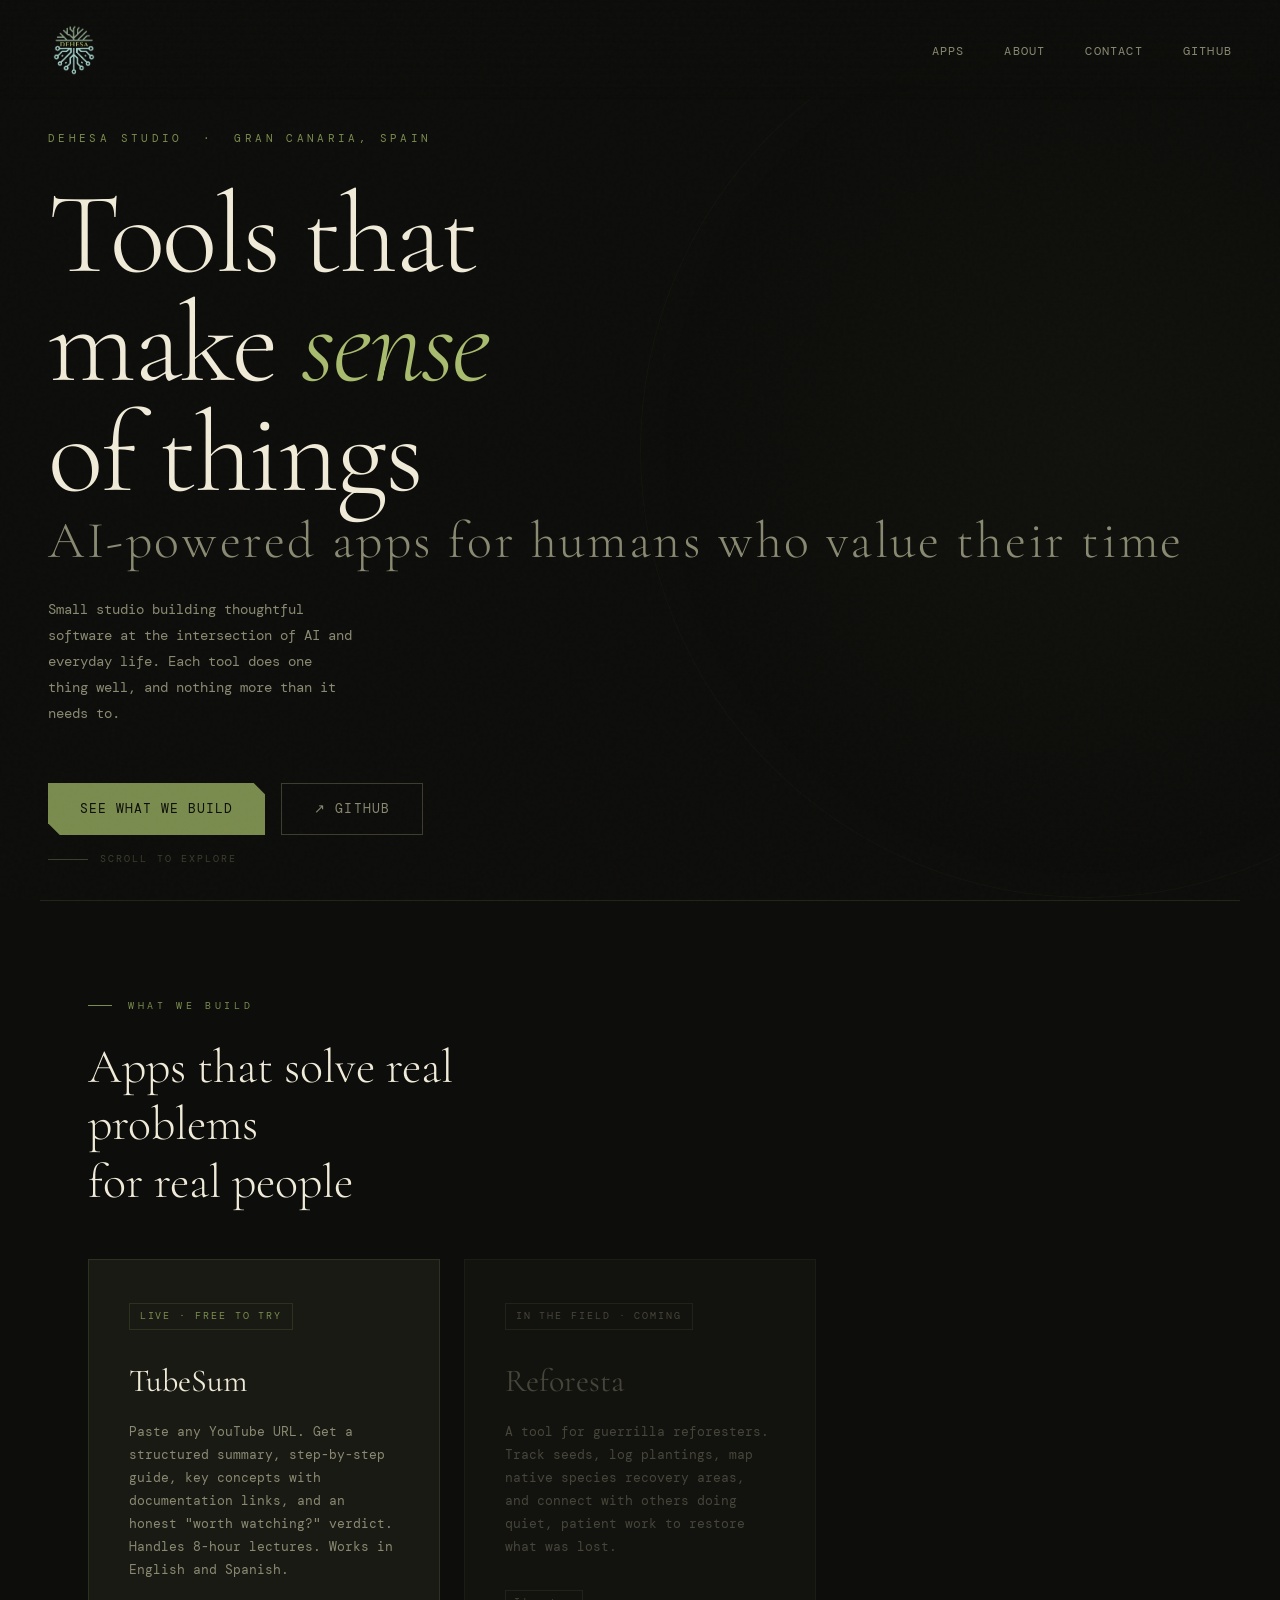
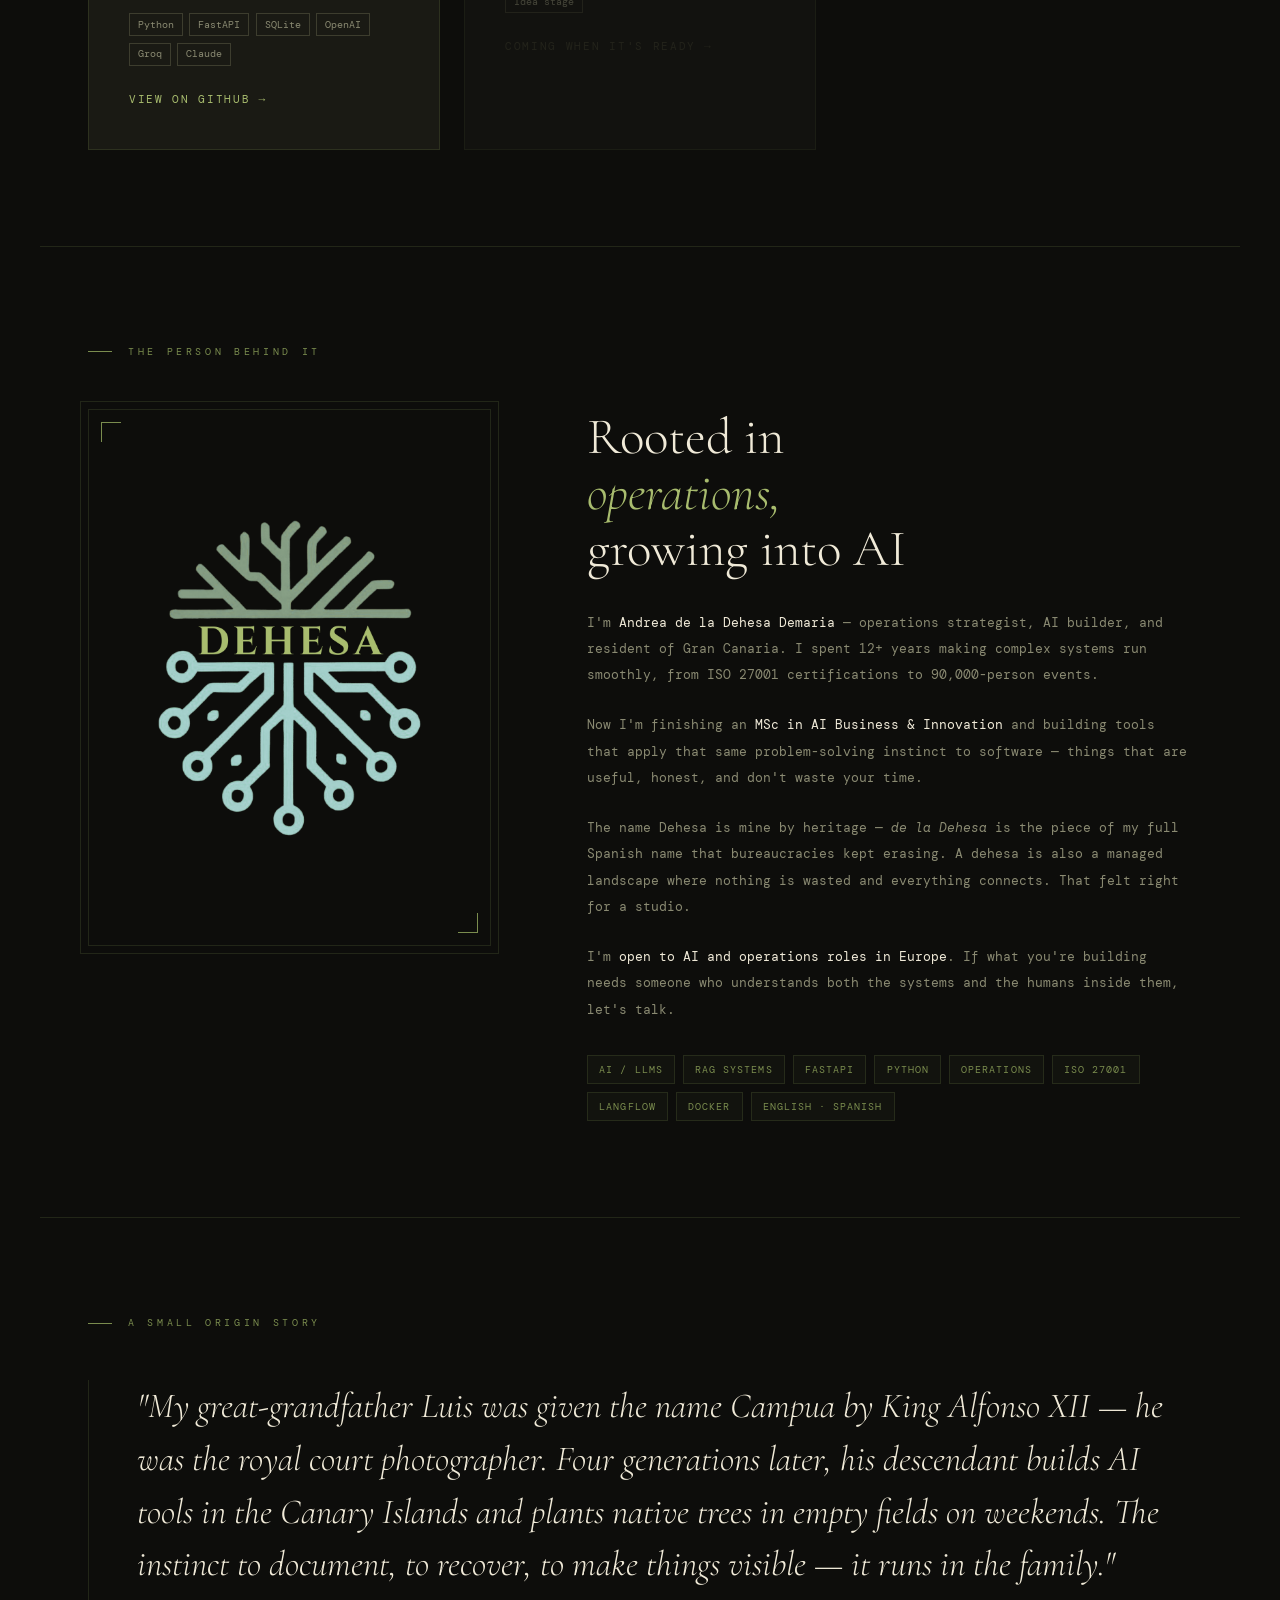
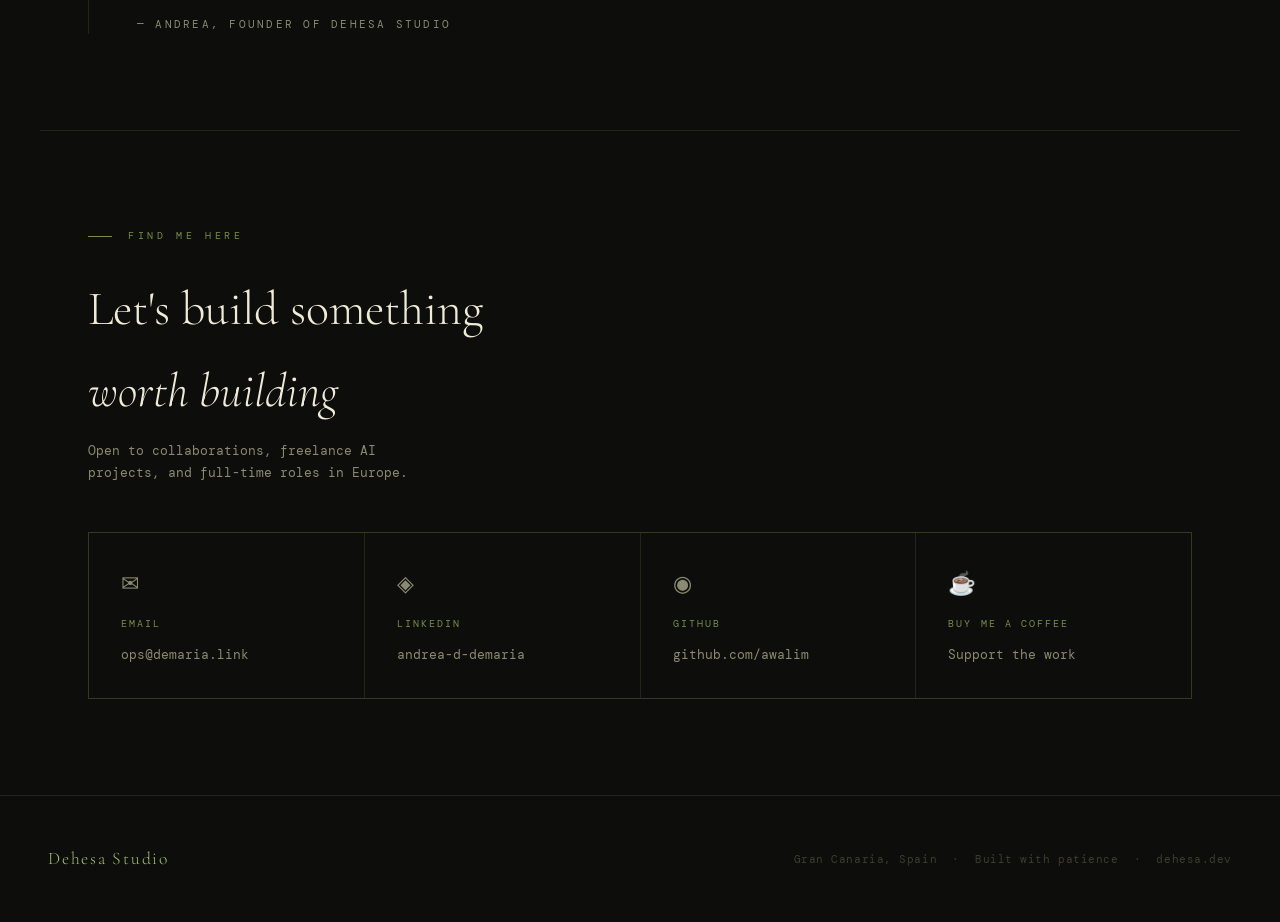
<file: landing/index.html>
<!DOCTYPE html>
<html lang="en">
<head>
    <meta charset="UTF-8">
    <meta name="viewport" content="width=device-width, initial-scale=1.0">
    <title>Dehesa Studio — Tools that make sense of things</title>
    <meta name="description" content="Dehesa Studio builds AI-powered tools that give people back their time. By Andrea Demaria, Gran Canaria.">
    <link rel="preconnect" href="https://fonts.googleapis.com">
    <link href="https://fonts.googleapis.com/css2?family=Cormorant+Garamond:ital,wght@0,300;0,400;0,600;1,300;1,400&family=DM+Mono:wght@300;400;500&display=swap" rel="stylesheet">
    <style>
        :root {
            --soil:   #0d0d0b;
            --bark:   #1a1a14;
            --moss:   #2a2a1e;
            --lichen: #3d3d2e;
            --leaf:   #7a8c4e;
            --canopy: #a8bc6e;
            --cream:  #f0ead8;
            --muted:  #8a8a72;
            --border: rgba(122,140,78,0.2);
        }
        *, *::before, *::after { margin:0; padding:0; box-sizing:border-box; }
        html { scroll-behavior: smooth; }
        body {
            font-family: 'DM Mono', monospace;
            background: var(--soil);
            color: var(--cream);
            line-height: 1.7;
            overflow-x: hidden;
        }
        /* grain */
        body::before {
            content:'';
            position:fixed; inset:0;
            background-image:url("data:image/svg+xml,%3Csvg viewBox='0 0 256 256' xmlns='http://www.w3.org/2000/svg'%3E%3Cfilter id='n'%3E%3CfeTurbulence type='fractalNoise' baseFrequency='0.9' numOctaves='4' stitchTiles='stitch'/%3E%3C/filter%3E%3Crect width='100%25' height='100%25' filter='url(%23n)' opacity='0.05'/%3E%3C/svg%3E");
            pointer-events:none; z-index:1000; opacity:0.35;
        }

        /* NAV */
        nav {
            position:fixed; top:0; left:0; right:0; z-index:100;
            padding:1.5rem 3rem;
            display:flex; justify-content:space-between; align-items:center;
            background:linear-gradient(to bottom,rgba(13,13,11,0.95),transparent);
            backdrop-filter:blur(8px);
        }
        .nav-logo {
            font-family:'Cormorant Garamond',serif;
            font-size:1.4rem; font-weight:300; letter-spacing:0.15em;
            color:var(--canopy); text-decoration:none;
        }
        .nav-logo span { color:var(--muted); font-style:italic; }
        .nav-links { display:flex; gap:2.5rem; list-style:none; }
        .nav-links a {
            color:var(--muted); text-decoration:none;
            font-size:0.75rem; letter-spacing:0.1em; text-transform:uppercase;
            transition:color 0.3s;
        }
        .nav-links a:hover { color:var(--canopy); }

        /* HERO */
        .hero {
            min-height:100vh;
            display:flex; flex-direction:column; justify-content:center;
            padding:8rem 3rem 4rem;
            position:relative; overflow:hidden;
        }
        .hero::after {
            content:'';
            position:absolute; top:50%; right:-20%; transform:translateY(-50%);
            width:70vw; height:70vw; border-radius:50%;
            background:radial-gradient(circle,rgba(122,140,78,0.04) 0%,rgba(122,140,78,0.02) 40%,transparent 70%);
            border:1px solid rgba(122,140,78,0.06);
            pointer-events:none;
        }
        .hero-eyebrow {
            font-size:0.7rem; letter-spacing:0.3em; text-transform:uppercase;
            color:var(--leaf); margin-bottom:2rem;
            opacity:0; animation:fadeUp 0.8s 0.2s forwards;
        }
        .hero-title {
            font-family:'Cormorant Garamond',serif;
            font-size:clamp(3.5rem,9vw,8rem);
            font-weight:300; line-height:0.95; letter-spacing:-0.02em;
            margin-bottom:2rem;
            opacity:0; animation:fadeUp 0.8s 0.4s forwards;
        }
        .hero-title em { font-style:italic; color:var(--canopy); }
        .hero-title .accent {
            display:block; color:var(--muted);
            font-size:0.45em; font-weight:300; letter-spacing:0.05em; margin-top:0.5rem;
        }
        .hero-tagline {
            font-size:0.9rem; color:var(--muted); max-width:38ch; line-height:1.8;
            margin-bottom:3.5rem;
            opacity:0; animation:fadeUp 0.8s 0.6s forwards;
        }
        .hero-cta {
            display:flex; gap:1rem; flex-wrap:wrap;
            opacity:0; animation:fadeUp 0.8s 0.8s forwards;
        }
        .btn-primary {
            display:inline-flex; align-items:center; gap:0.5rem;
            background:var(--leaf); color:var(--soil);
            text-decoration:none; padding:0.9rem 2rem;
            font-family:'DM Mono',monospace; font-size:0.8rem;
            letter-spacing:0.08em; text-transform:uppercase;
            border:none; cursor:pointer; transition:all 0.3s;
            clip-path:polygon(0 0,calc(100% - 12px) 0,100% 12px,100% 100%,12px 100%,0 calc(100% - 12px));
        }
        .btn-primary:hover { background:var(--canopy); transform:translateY(-2px); }
        .btn-secondary {
            display:inline-flex; align-items:center; gap:0.5rem;
            background:transparent; color:var(--muted);
            text-decoration:none; padding:0.9rem 2rem;
            font-family:'DM Mono',monospace; font-size:0.8rem;
            letter-spacing:0.08em; text-transform:uppercase;
            border:1px solid var(--lichen); cursor:pointer; transition:all 0.3s;
        }
        .btn-secondary:hover { border-color:var(--leaf); color:var(--canopy); }

        .scroll-hint {
            position:absolute; bottom:2rem; left:3rem;
            display:flex; align-items:center; gap:0.75rem;
            color:var(--lichen); font-size:0.65rem; letter-spacing:0.2em; text-transform:uppercase;
            opacity:0; animation:fadeUp 0.8s 1.2s forwards;
        }
        .scroll-line {
            width:40px; height:1px; background:var(--lichen);
            position:relative; overflow:hidden;
        }
        .scroll-line::after {
            content:''; position:absolute; left:-100%; top:0;
            width:100%; height:100%; background:var(--leaf);
            animation:slideRight 2s 1.5s infinite;
        }

        /* SECTIONS */
        section { padding:6rem 3rem; max-width:1200px; margin:0 auto; }
        .divider { width:100%; height:1px; background:var(--border); max-width:1200px; margin:0 auto; }
        .section-label {
            font-size:0.65rem; letter-spacing:0.35em; text-transform:uppercase;
            color:var(--leaf); margin-bottom:1.5rem;
            display:flex; align-items:center; gap:1rem;
        }
        .section-label::before {
            content:''; display:inline-block;
            width:24px; height:1px; background:var(--leaf);
        }

        /* APPS */
        .apps-grid {
            display:grid;
            grid-template-columns:repeat(auto-fill,minmax(340px,1fr));
            gap:1.5rem; margin-top:3rem;
        }
        .app-card {
            background:var(--bark); border:1px solid var(--border);
            padding:2.5rem; position:relative; overflow:hidden;
            transition:all 0.4s; text-decoration:none; color:inherit; display:block;
        }
        .app-card::before {
            content:''; position:absolute; inset:0;
            background:linear-gradient(135deg,rgba(122,140,78,0.05),transparent);
            opacity:0; transition:opacity 0.4s;
        }
        .app-card:hover { border-color:var(--leaf); transform:translateY(-4px); }
        .app-card:hover::before { opacity:1; }
        .app-tag {
            display:inline-block; font-size:0.6rem; letter-spacing:0.2em; text-transform:uppercase;
            color:var(--leaf); border:1px solid var(--border); padding:0.25rem 0.6rem; margin-bottom:1.5rem;
        }
        .app-tag.coming { color:var(--muted); border-color:var(--lichen); }
        .app-name {
            font-family:'Cormorant Garamond',serif;
            font-size:2rem; font-weight:400; margin-bottom:0.75rem; color:var(--cream);
        }
        .app-desc { font-size:0.8rem; color:var(--muted); line-height:1.8; margin-bottom:2rem; }
        .app-stack { display:flex; gap:0.4rem; flex-wrap:wrap; margin-bottom:1.5rem; }
        .app-stack span {
            font-size:0.6rem; color:var(--muted);
            border:1px solid var(--lichen); padding:0.15rem 0.5rem;
        }
        .app-link {
            font-size:0.7rem; letter-spacing:0.15em; text-transform:uppercase;
            color:var(--canopy); display:flex; align-items:center; gap:0.5rem;
        }
        .app-link::after { content:'→'; transition:transform 0.3s; }
        .app-card:hover .app-link::after { transform:translateX(4px); }

        /* ABOUT */
        .about-grid {
            display:grid; grid-template-columns:1fr 1.5fr;
            gap:6rem; align-items:start; margin-top:3rem;
        }
        .about-portrait { position:relative; }
        .about-portrait::after {
            content:''; position:absolute; inset:-8px;
            border:1px solid var(--border); z-index:-1; pointer-events:none;
        }
        .portrait-frame {
            width:100%; aspect-ratio:3/4;
            background:var(--moss); border:1px solid var(--border);
            display:flex; align-items:center; justify-content:center;
            font-size:0.7rem; color:var(--lichen); letter-spacing:0.1em;
            position:relative;
        }
        .portrait-frame::before,.portrait-frame::after {
            content:''; position:absolute; width:20px; height:20px;
            border-color:var(--leaf); border-style:solid;
        }
        .portrait-frame::before { top:12px; left:12px; border-width:1px 0 0 1px; }
        .portrait-frame::after  { bottom:12px; right:12px; border-width:0 1px 1px 0; }

        /* placeholder for logo upload */
        .logo-placeholder {
            width:80px; height:80px; border-radius:50%;
            background:var(--lichen); border:1px solid var(--border);
            display:flex; align-items:center; justify-content:center;
            font-size:0.6rem; color:var(--muted); letter-spacing:0.1em;
            text-align:center; margin-bottom:1rem;
        }

        .about-text h2 {
            font-family:'Cormorant Garamond',serif;
            font-size:clamp(2rem,4vw,3.5rem); font-weight:300; line-height:1.1; margin-bottom:2rem;
        }
        .about-text h2 em { font-style:italic; color:var(--canopy); }
        .about-text p { font-size:0.82rem; color:var(--muted); line-height:2; margin-bottom:1.5rem; }
        .about-text p strong { color:var(--cream); font-weight:400; }
        .skills-row { display:flex; flex-wrap:wrap; gap:0.5rem; margin-top:2rem; }
        .skill-chip {
            font-size:0.65rem; letter-spacing:0.1em; text-transform:uppercase;
            color:var(--leaf); border:1px solid var(--border);
            padding:0.3rem 0.7rem; background:rgba(122,140,78,0.05);
        }

        /* STORY */
        .story-block { border-left:1px solid var(--border); padding-left:3rem; margin-top:3rem; }
        .story-quote {
            font-family:'Cormorant Garamond',serif;
            font-size:clamp(1.5rem,3vw,2.2rem); font-weight:300; font-style:italic;
            line-height:1.5; color:var(--cream); margin-bottom:1.5rem;
        }
        .story-attribution { font-size:0.7rem; letter-spacing:0.2em; text-transform:uppercase; color:var(--muted); }

        /* CONTACT */
        .links-grid {
            display:grid; grid-template-columns:repeat(auto-fill,minmax(220px,1fr));
            gap:1px; background:var(--border); border:1px solid var(--border); margin-top:3rem;
        }
        .link-card {
            background:var(--soil); padding:2rem;
            text-decoration:none; color:var(--muted);
            transition:all 0.3s; display:flex; flex-direction:column; gap:0.75rem;
        }
        .link-card:hover { background:var(--bark); color:var(--cream); }
        .link-icon { font-size:1.4rem; }
        .link-label { font-size:0.65rem; letter-spacing:0.2em; text-transform:uppercase; color:var(--leaf); }
        .link-value { font-size:0.8rem; }

        /* FOOTER */
        footer {
            border-top:1px solid var(--border); padding:3rem;
            display:flex; justify-content:space-between; align-items:center;
            flex-wrap:wrap; gap:1rem;
        }
        .footer-brand {
            font-family:'Cormorant Garamond',serif;
            font-size:1.1rem; font-weight:300; color:var(--canopy); letter-spacing:0.1em;
        }
        .footer-copy { font-size:0.7rem; color:var(--lichen); letter-spacing:0.05em; }

        @keyframes fadeUp {
            from { opacity:0; transform:translateY(20px); }
            to   { opacity:1; transform:translateY(0); }
        }
        @keyframes slideRight {
            from { left:-100%; }
            to   { left:100%; }
        }

        @media (max-width:768px) {
            nav { padding:1.2rem 1.5rem; }
            .nav-links { display:none; }
            .hero { padding:7rem 1.5rem 4rem; }
            section { padding:4rem 1.5rem; }
            .about-grid { grid-template-columns:1fr; gap:3rem; }
            .scroll-hint { left:1.5rem; }
            footer { padding:2rem 1.5rem; flex-direction:column; align-items:flex-start; }
        }
    </style>
</head>
<body>

<nav>
    <a href="/" class="nav-logo">
        <img src="DEHESA_logo.png" alt="Dehesa Studio" style="height:52px;width:auto;vertical-align:middle;">
    </a>
    <ul class="nav-links">
        <li><a href="#apps">Apps</a></li>
        <li><a href="#about">About</a></li>
        <li><a href="#contact">Contact</a></li>
        <li><a href="https://github.com/awalim" target="_blank">GitHub</a></li>
    </ul>
</nav>

<!-- HERO -->
<div class="hero">
    <p class="hero-eyebrow">Dehesa Studio &nbsp;·&nbsp; Gran Canaria, Spain</p>
    <h1 class="hero-title">
        Tools that<br>make <em>sense</em><br>of things
        <span class="accent">AI-powered apps for humans who value their time</span>
    </h1>
    <p class="hero-tagline">
        Small studio building thoughtful software at the intersection of AI and everyday life.
        Each tool does one thing well, and nothing more than it needs to.
    </p>
    <div class="hero-cta">
        <a href="#apps" class="btn-primary">See what we build</a>
        <a href="https://github.com/awalim" target="_blank" class="btn-secondary">↗ GitHub</a>
    </div>
    <div class="scroll-hint">
        <div class="scroll-line"></div>
        Scroll to explore
    </div>
</div>

<div class="divider"></div>

<!-- APPS -->
<section id="apps">
    <p class="section-label">What we build</p>
    <h2 style="font-family:'Cormorant Garamond',serif;font-size:clamp(2rem,4vw,3rem);font-weight:300;max-width:20ch;line-height:1.2;">
        Apps that solve real problems<br>for real people
    </h2>
    <div class="apps-grid">
        <a href="https://github.com/awalim/tubesum" target="_blank" class="app-card">
            <span class="app-tag">Live · Free to try</span>
            <h3 class="app-name">TubeSum</h3>
            <p class="app-desc">
                Paste any YouTube URL. Get a structured summary, step-by-step guide,
                key concepts with documentation links, and an honest "worth watching?" verdict.
                Handles 8-hour lectures. Works in English and Spanish.
            </p>
            <div class="app-stack">
                <span>Python</span><span>FastAPI</span><span>SQLite</span>
                <span>OpenAI</span><span>Groq</span><span>Claude</span>
            </div>
            <span class="app-link">View on GitHub</span>
        </a>

        <div class="app-card" style="opacity:0.45;cursor:default;">
            <span class="app-tag coming">In the field · Coming</span>
            <h3 class="app-name" style="color:var(--muted);">Reforesta</h3>
            <p class="app-desc">
                A tool for guerrilla reforesters. Track seeds, log plantings,
                map native species recovery areas, and connect with others doing quiet,
                patient work to restore what was lost.
            </p>
            <div class="app-stack"><span>Idea stage</span></div>
            <span class="app-link" style="color:var(--lichen);">Coming when it's ready</span>
        </div>
    </div>
</section>

<div class="divider"></div>

<!-- ABOUT -->
<section id="about">
    <p class="section-label">The person behind it</p>
    <div class="about-grid">
        <div class="about-portrait">
            <div class="portrait-frame" style="background:var(--soil);">
                <img src="DEHESA_logo.png" alt="Dehesa Studio"
                    style="width:85%;height:auto;object-fit:contain;">
            </div>
        </div>
        <div class="about-text">
            <h2>Rooted in<br><em>operations,</em><br>growing into AI</h2>
            <p>
                I'm <strong>Andrea de la Dehesa Demaria</strong> — operations strategist, AI builder,
                and resident of Gran Canaria. I spent 12+ years making complex systems run smoothly,
                from ISO 27001 certifications to 90,000-person events.
            </p>
            <p>
                Now I'm finishing an <strong>MSc in AI Business & Innovation</strong> and building
                tools that apply that same problem-solving instinct to software — things that are
                useful, honest, and don't waste your time.
            </p>
            <p>
                The name Dehesa is mine by heritage — <em>de la Dehesa</em> is the piece of my full
                Spanish name that bureaucracies kept erasing. A dehesa is also a managed landscape
                where nothing is wasted and everything connects. That felt right for a studio.
            </p>
            <p>
                I'm <strong>open to AI and operations roles in Europe</strong>.
                If what you're building needs someone who understands both the systems and the humans
                inside them, let's talk.
            </p>
            <div class="skills-row">
                <span class="skill-chip">AI / LLMs</span>
                <span class="skill-chip">RAG Systems</span>
                <span class="skill-chip">FastAPI</span>
                <span class="skill-chip">Python</span>
                <span class="skill-chip">Operations</span>
                <span class="skill-chip">ISO 27001</span>
                <span class="skill-chip">Langflow</span>
                <span class="skill-chip">Docker</span>
                <span class="skill-chip">English · Spanish</span>
            </div>
        </div>
    </div>
</section>

<div class="divider"></div>

<!-- STORY -->
<section>
    <p class="section-label">A small origin story</p>
    <div class="story-block">
        <p class="story-quote">
            "My great-grandfather Luis was given the name Campua by King Alfonso XII —
            he was the royal court photographer. Four generations later, his descendant
            builds AI tools in the Canary Islands and plants native trees in empty fields
            on weekends. The instinct to document, to recover, to make things visible
            — it runs in the family."
        </p>
        <p class="story-attribution">— Andrea, founder of Dehesa Studio</p>
    </div>
</section>

<div class="divider"></div>

<!-- CONTACT -->
<section id="contact">
    <p class="section-label">Find me here</p>
    <h2 style="font-family:'Cormorant Garamond',serif;font-size:clamp(2rem,4vw,3rem);font-weight:300;margin-bottom:0.5rem;">
        Let's build something<br><em>worth building</em>
    </h2>
    <p style="color:var(--muted);font-size:0.8rem;max-width:45ch;margin-top:0.5rem;">
        Open to collaborations, freelance AI projects, and full-time roles in Europe.
    </p>
    <div class="links-grid">
        <a href="mailto:ops@demaria.link" class="link-card">
            <span class="link-icon">✉</span>
            <span class="link-label">Email</span>
            <span class="link-value">ops@demaria.link</span>
        </a>
        <a href="https://www.linkedin.com/in/andrea-d-demaria/" target="_blank" class="link-card">
            <span class="link-icon">◈</span>
            <span class="link-label">LinkedIn</span>
            <span class="link-value">andrea-d-demaria</span>
        </a>
        <a href="https://github.com/awalim" target="_blank" class="link-card">
            <span class="link-icon">◉</span>
            <span class="link-label">GitHub</span>
            <span class="link-value">github.com/awalim</span>
        </a>
        <a href="https://buymeacoffee.com/awalim" target="_blank" class="link-card">
            <span class="link-icon">☕</span>
            <span class="link-label">Buy Me a Coffee</span>
            <span class="link-value">Support the work</span>
        </a>
    </div>
</section>

<footer>
    <span class="footer-brand">Dehesa Studio</span>
    <span class="footer-copy">Gran Canaria, Spain &nbsp;·&nbsp; Built with patience &nbsp;·&nbsp; dehesa.dev</span>
</footer>

</body>
</html>
</file>
